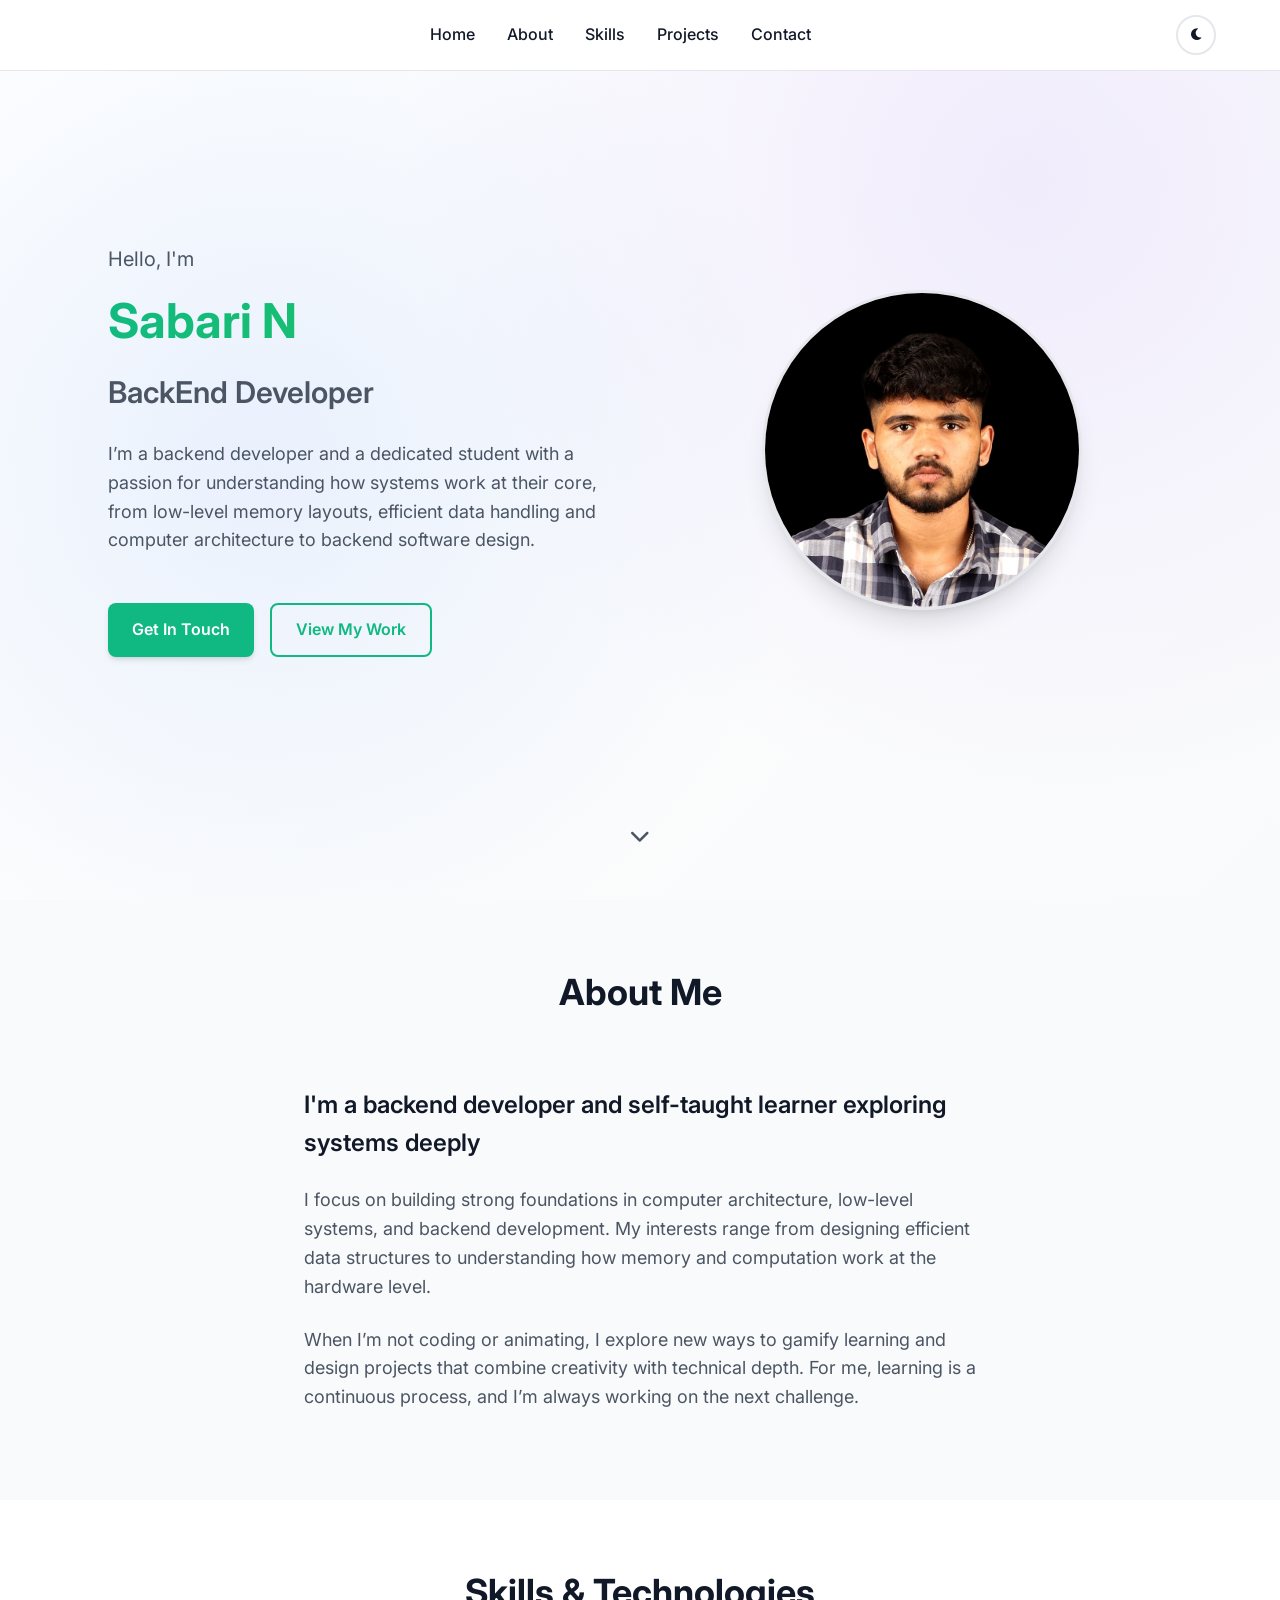
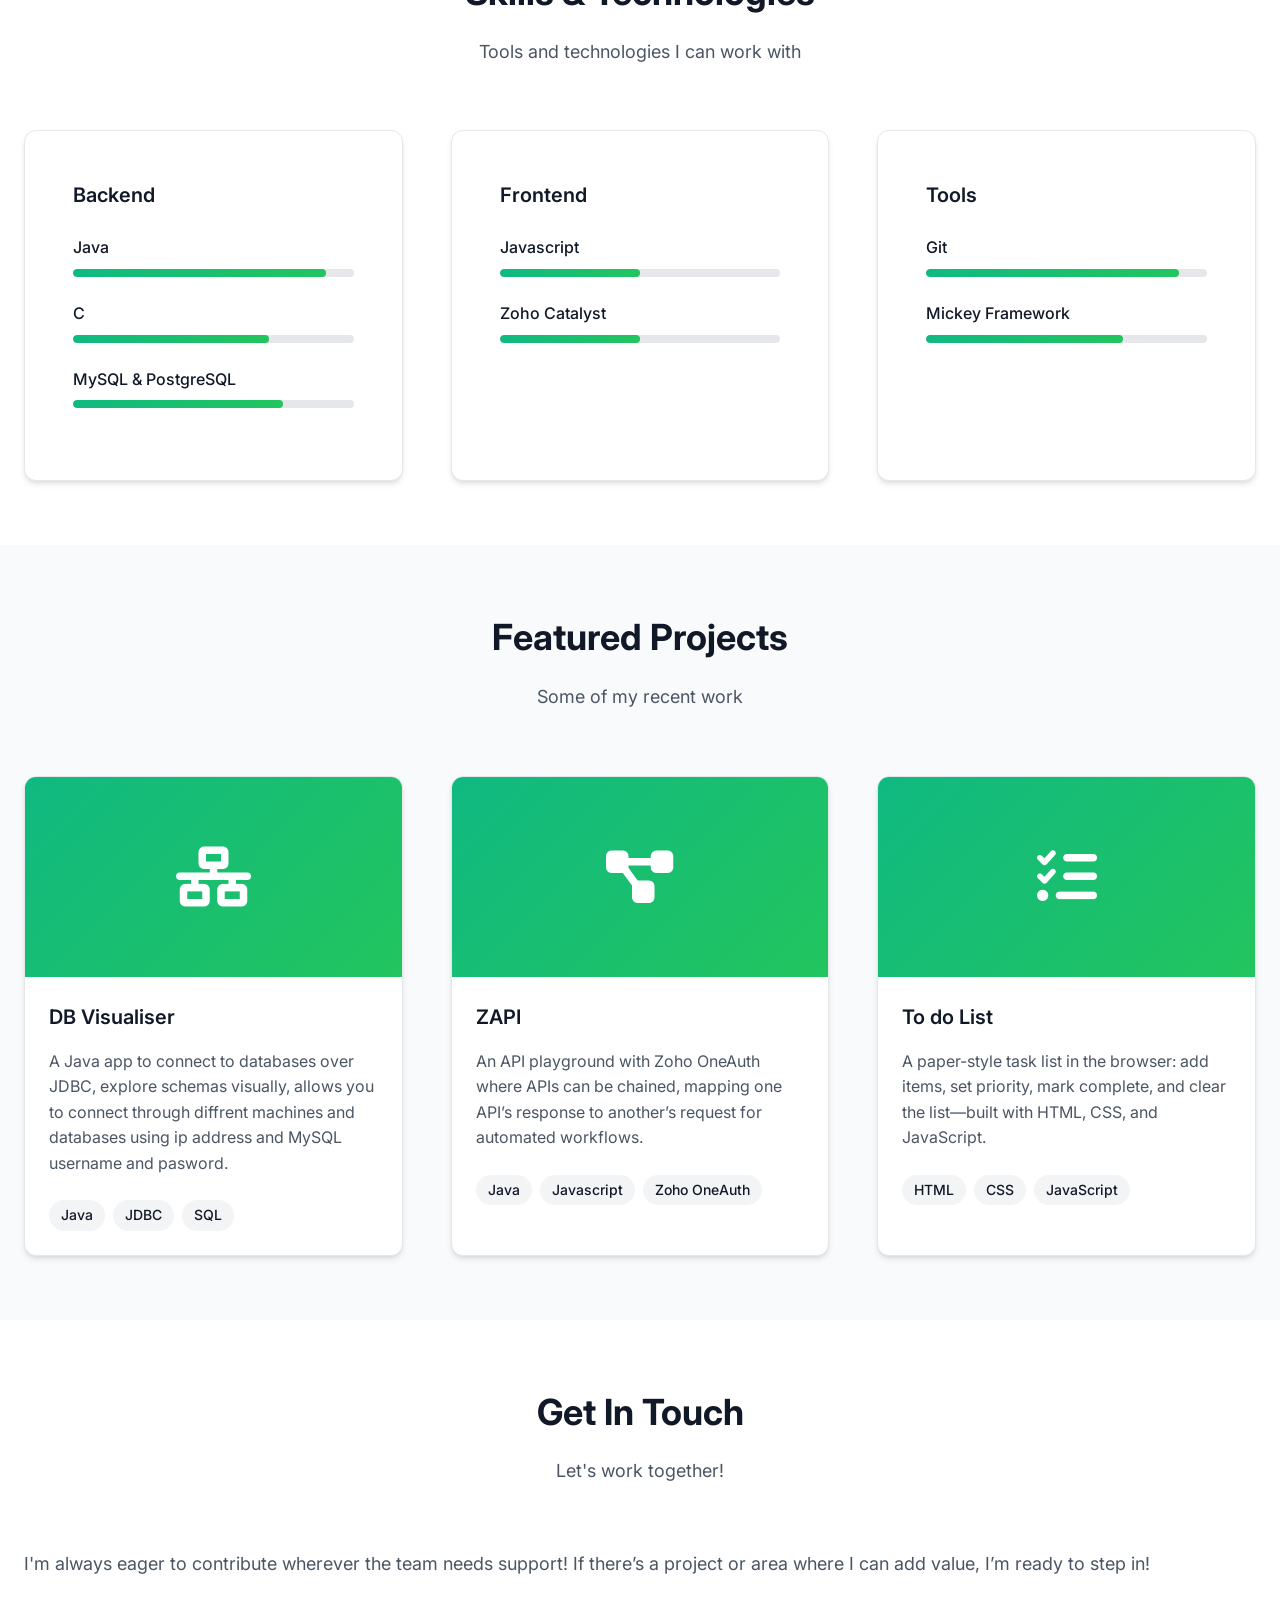
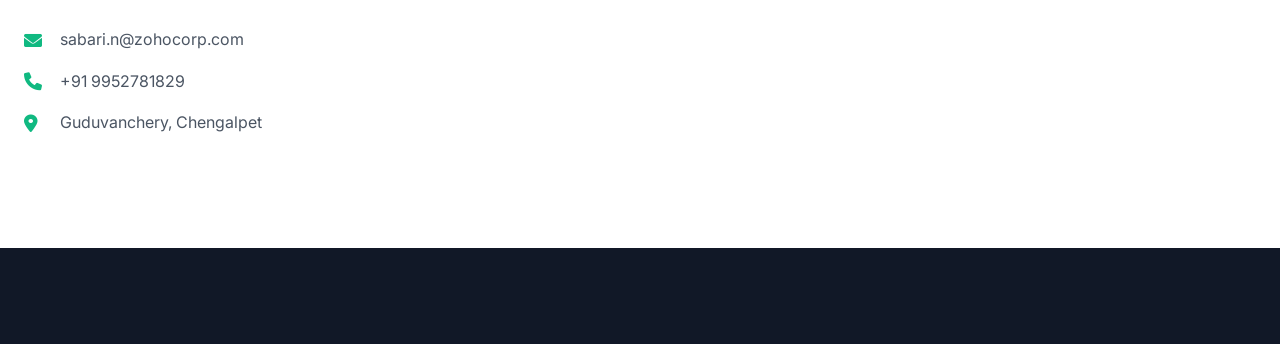
<file: index.html>
<!DOCTYPE html>
<html lang="en">
<head>
    <meta charset="UTF-8">
    <meta name="viewport" content="width=device-width, initial-scale=1.0">
    <title>Sabari - Backend Developer</title>
    <link rel="stylesheet" href="style.css">
    <link href="https://fonts.googleapis.com/css2?family=Inter:wght@300;400;500;600;700&display=swap" rel="stylesheet">
    <link rel="stylesheet" href="https://cdnjs.cloudflare.com/ajax/libs/font-awesome/6.0.0/css/all.min.css">
</head>
<body>
    <!-- Navigation -->
    <nav class="navbar" id="navbar">
        <div class="nav-container">
            <div class="nav-logo">
                <span class="logo-text"></span>
            </div>
            <ul class="nav-menu" id="nav-menu">
                <li class="nav-item">
                    <a href="#home" class="nav-link">Home</a>
                </li>
                <li class="nav-item">
                    <a href="#about" class="nav-link">About</a>
                </li>
                <li class="nav-item">
                    <a href="#skills" class="nav-link">Skills</a>
                </li>
                <li class="nav-item">
                    <a href="#projects" class="nav-link">Projects</a>
                </li>
                <li class="nav-item">
                    <a href="#contact" class="nav-link">Contact</a>
                </li>
            </ul>
            <div class="nav-toggle" id="nav-toggle">
                <span class="bar"></span>
                <span class="bar"></span>
                <span class="bar"></span>
            </div>
            <button class="theme-toggle" id="theme-toggle">
                <i class="fas fa-sun"></i>
            </button>
        </div>
    </nav>

    <!-- Hero Section -->
    <section id="home" class="hero">
        <div class="hero-container">
            <div class="hero-content">
                <h1 class="hero-title">
                    <span class="greeting">Hello, I'm</span>
                    <span class="name">Sabari N</span>
                    <span class="role">BackEnd Developer</span>
                </h1>
                <p class="hero-description">
                    I’m a backend developer and a dedicated student with a passion for understanding how systems work at their core, from low-level memory layouts, efficient data handling and computer architecture to backend software design.
                </p>
                <div class="hero-buttons">
                    <a href="#contact" class="btn btn-primary">Get In Touch</a>
                    <a href="#projects" class="btn btn-secondary">View My Work</a>
                </div>
            </div>
            <div class="hero-image">
                <img src="sabari-photo-2.png" alt="Sabari N" class="hero-photo" width="400" height="400" decoding="async">
            </div>
        </div>
        <div class="scroll-indicator">
            <div class="scroll-arrow">
                <i class="fas fa-chevron-down"></i>
            </div>
        </div>
    </section>

    <!-- About Section -->
    <section id="about" class="about">
        <div class="container">
            <div class="section-header">
                <h2 class="section-title">About Me</h2>
                <!-- <p class="section-subtitle">Get to know me better</p> -->
            </div>
            <div class="about-content">
                <div class="about-text">
                    <h3>I'm a backend developer and self-taught learner exploring systems deeply</h3>
                    <p>
                        I focus on building strong foundations in computer architecture, low-level systems, 
                        and backend development. My interests range from designing efficient data structures 
                        to understanding how memory and computation work at the hardware level.
                    </p>
                    <p>
                        When I’m not coding or animating, I explore new ways to gamify learning and design 
                        projects that combine creativity with technical depth. For me, learning is a 
                        continuous process, and I’m always working on the next challenge.
                    </p>
                </div>
            </div>
        </div>
    </section>

    <!-- Skills Section -->
    <section id="skills" class="skills">
        <div class="container">
            <div class="section-header">
                <h2 class="section-title">Skills & Technologies</h2>
                <p class="section-subtitle">Tools and technologies I can work with</p>
            </div>
            <div class="skills-grid">
                <div class="skill-category">
                    <h3>Backend</h3>
                    <div class="skills-list">
                        <div class="skill-item">
                            <span class="skill-name">Java</span>
                            <div class="skill-bar">
                                <div class="skill-progress" data-progress="90"></div>
                            </div>
                        </div>
                        <div class="skill-item">
                            <span class="skill-name">C</span>
                            <div class="skill-bar">
                                <div class="skill-progress" data-progress="70"></div>
                            </div>
                        </div>
                        <div class="skill-item">
                            <span class="skill-name">MySQL & PostgreSQL</span>
                            <div class="skill-bar">
                                <div class="skill-progress" data-progress="75"></div>
                            </div>
                        </div>
                    </div>
                </div>
                <div class="skill-category">
                    <h3>Frontend</h3>
                    <div class="skills-list">
                        <div class="skill-item">
                            <span class="skill-name">Javascript</span>
                            <div class="skill-bar">
                                <div class="skill-progress" data-progress="50"></div>
                            </div>
                        </div>
                        <div class="skill-item">
                            <span class="skill-name">Zoho Catalyst</span>
                            <div class="skill-bar">
                                <div class="skill-progress" data-progress="50"></div>
                            </div>
                        </div>
                        <!-- <div class="skill-item">
                            <span class="skill-name">Swift</span>
                            <div class="skill-bar">
                                <div class="skill-progress" data-progress="60"></div>
                            </div>
                        </div> -->
                    </div>
                </div>
                <div class="skill-category">
                    <h3>Tools</h3>
                    <div class="skills-list">
                        <div class="skill-item">
                            <span class="skill-name">Git</span>
                            <div class="skill-bar">
                                <div class="skill-progress" data-progress="90"></div>
                            </div>
                        </div>
                        <!-- <div class="skill-item">
                            <span class="skill-name">Google Skia(C++)</span>
                            <div class="skill-bar">
                                <div class="skill-progress" data-progress="80"></div>
                            </div>
                        </div> -->
                        <div class="skill-item">
                            <span class="skill-name">Mickey Framework</span>
                            <div class="skill-bar">
                                <div class="skill-progress" data-progress="70"></div>
                            </div>
                        </div>
                    </div>
                </div>
            </div>
        </div>
    </section>

    <!-- Projects Section -->
    <section id="projects" class="projects">
        <div class="container">
            <div class="section-header">
                <h2 class="section-title">Featured Projects</h2>
                <p class="section-subtitle">Some of my recent work</p>
            </div>
            <div class="projects-grid">
                <div class="project-card" data-project="1">
                    <div class="project-image">
                        <div class="project-placeholder">
                            <i class="fas fa-network-wired" aria-hidden="true"></i>
                        </div>
                        <div class="project-overlay">
                            <button type="button" class="btn btn-primary btn-sm project-btn">View Details</button>
                        </div>
                    </div>
                    <div class="project-content">
                        <h3 class="project-title">DB Visualiser</h3>
                        <p class="project-description">
                            A Java app to connect to databases over JDBC, explore schemas visually, allows you to connect through diffrent machines and databases using ip address and MySQL username and pasword.
                        </p>
                        <div class="project-tech">
                            <span class="tech-tag">Java</span>
                            <span class="tech-tag">JDBC</span>
                            <span class="tech-tag">SQL</span>
                        </div>
                    </div>
                </div>
                
                <div class="project-card" data-project="2">
                    <div class="project-image">
                        <div class="project-placeholder">
                            <i class="fa-solid fa-diagram-project" aria-hidden="true"></i>
                        </div>
                        <div class="project-overlay">
                            <button class="btn btn-primary btn-sm project-btn">View Details</button>
                        </div>
                    </div>
                    <div class="project-content">
                        <h3 class="project-title">ZAPI</h3>
                        <p class="project-description">
                            An API playground with Zoho OneAuth where APIs can be chained, mapping one API’s response to another’s request for automated workflows.
                        </p>
                        <div class="project-tech">
                            <span class="tech-tag">Java</span>
                            <span class="tech-tag">Javascript</span>
                            <span class="tech-tag">Zoho OneAuth</span>
                        </div>
                    </div>
                </div>
                <div class="project-card" data-project="3">
                    <div class="project-image">
                        <div class="project-placeholder">
                            <i class="fa-solid fa-list-check"></i>
                        </div>
                        <div class="project-overlay">
                            <button class="btn btn-primary btn-sm project-btn">View Details</button>
                        </div>
                    </div>
                    <div class="project-content">
                        <h3 class="project-title">To do List</h3>
                        <p class="project-description">
                            A paper-style task list in the browser: add items, set priority, mark complete, and clear the list—built with HTML, CSS, and JavaScript.
                        </p>
                        <div class="project-tech">
                            <span class="tech-tag">HTML</span>
                            <span class="tech-tag">CSS</span>
                            <span class="tech-tag">JavaScript</span>
                        </div>
                    </div>
                </div>
            </div>
        </div>
    </section>
    <!-- Contact Section -->
    <section id="contact" class="contact">
        <div class="container">
            <div class="section-header">
                <h2 class="section-title">Get In Touch</h2>
                <p class="section-subtitle">Let's work together!</p>
            </div>
            <div class="contact-content">
                <div class="contact-info">
                    <p>
                        I'm always eager to contribute wherever the team needs support! If there’s a project or area where I can add value, I’m ready to step in!
                    </p>
                    <div class="contact-methods">
                        <div class="contact-method">
                            <i class="fas fa-envelope"></i>
                            <span>sabari.n@zohocorp.com</span>
                        </div>
                        <div class="contact-method">
                            <i class="fas fa-phone"></i>
                            <span>+91 9952781829</span>
                        </div>
                        <div class="contact-method">
                            <i class="fas fa-map-marker-alt"></i>
                            <span>Guduvanchery, Chengalpet</span>
                        </div>
                    </div>
                </div>
                <!-- <form class="contact-form" id="contact-form">
                    <div class="form-group">
                        <input type="text" id="name" name="name" required>
                        <label for="name">Your Name</label>
                    </div>
                    <div class="form-group">
                        <input type="email" id="email" name="email" required>
                        <label for="email">Your Email</label>
                    </div>
                    <div class="form-group">
                        <input type="text" id="subject" name="subject" required>
                        <label for="subject">Subject</label>
                    </div>
                    <div class="form-group">
                        <textarea id="message" name="message" required></textarea>
                        <label for="message">Your Message</label>
                    </div>
                    <button type="submit" class="btn btn-primary btn-full">Send Message</button>
                </form> -->
            </div>
        </div>
    </section>

    <!-- Footer -->
    <footer class="footer">
        <div class="container">
            
        </div>
    </footer>

    <!-- Project Modal -->
    <div class="modal" id="project-modal">
        <div class="modal-overlay" id="modal-overlay"></div>
        <div class="modal-content">
            <button class="modal-close" id="modal-close">&times;</button>
            <div class="modal-body" id="modal-body">
                <!-- Dynamic content will be inserted here -->
            </div>
        </div>
    </div>

    <script src="script.js"></script>
</body>
</html>
</file>
<file: style.css>
/* CSS Reset and Base Styles */
* {
    margin: 0;
    padding: 0;
    box-sizing: border-box;
}

:root {
    /* Colors */
    --primary-color: #10B981;
    --secondary-color: #22C55E;
    --accent-color: #3B82F6;
    --success-color: #8B5CF6;
    --warning-color: #F59E0B;
    --error-color: #EF4444;
    
    /* Neutral Colors */
    --gray-50: #F9FAFB;
    --gray-100: #F3F4F6;
    --gray-200: #E5E7EB;
    --gray-300: #D1D5DB;    
    --gray-400: #9CA3AF;
    --gray-500: #6B7280;
    --gray-600: #4B5563;
    --gray-700: #374151;
    --gray-800: #1F2937;
    --gray-900: #111827;
    
    /* Theme Colors */
    --bg-primary: #FFFFFF;
    --bg-secondary: var(--gray-50);
    --text-primary: var(--gray-900);
    --text-secondary: var(--gray-600);
    --border-color: var(--gray-200);
    
    /* Spacing */
    --spacing-xs: 4px;
    --spacing-sm: 8px;
    --spacing-md: 16px;
    --spacing-lg: 24px;
    --spacing-xl: 32px;
    --spacing-2xl: 48px;
    --spacing-3xl: 64px;
    --spacing-10xl: 200px;
    
    /* Typography */
    --font-family: 'Inter', -apple-system, BlinkMacSystemFont, 'Segoe UI', Roboto, sans-serif;
    --font-size-xs: 12px;
    --font-size-sm: 14px;
    --font-size-base: 16px;
    --font-size-lg: 18px;
    --font-size-xl: 20px;
    --font-size-2xl: 24px;
    --font-size-3xl: 30px;
    --font-size-4xl: 36px;
    --font-size-5xl: 48px;
    
    /* Transitions */
    --transition-fast: 0.2s ease;
    --transition-medium: 0.3s ease;
    --transition-slow: 0.5s ease;
    
    /* Shadows */
    --shadow-sm: 0 1px 2px 0 rgb(0 0 0 / 0.05);
    --shadow-md: 0 4px 6px -1px rgb(0 0 0 / 0.1), 0 2px 4px -2px rgb(0 0 0 / 0.1);
    --shadow-lg: 0 10px 15px -3px rgb(0 0 0 / 0.1), 0 4px 6px -4px rgb(0 0 0 / 0.1);
    --shadow-xl: 0 20px 25px -5px rgb(0 0 0 / 0.1), 0 8px 10px -6px rgb(0 0 0 / 0.1);
    
    /* Border Radius */
    --radius-sm: 6px;
    --radius-md: 8px;
    --radius-lg: 12px;
    --radius-xl: 16px;
    --radius-full: 9999px;
}

/* Dark Theme */
[data-theme="dark"] {
    --bg-primary: var(--gray-900);
    --bg-secondary: var(--gray-800);
    --text-primary: var(--gray-100);
    --text-secondary: var(--gray-400);
    --border-color: var(--gray-700);
}

html {
    scroll-behavior: smooth;
}

body {
    font-family: var(--font-family);
    font-size: var(--font-size-base);
    line-height: 1.6;
    color: var(--text-primary);
    background-color: var(--bg-primary);
    transition: background-color var(--transition-medium), color var(--transition-medium);
}

.container {
    max-width: 1400px;
    margin: 0 auto;
    padding: 0 var(--spacing-lg);
}

/* Navigation */
.navbar {
    position: fixed;
    top: 0;
    left: 0;
    right: 0;
    z-index: 1000;
    background: rgba(255, 255, 255, 0.95);
    backdrop-filter: blur(10px);
    border-bottom: 1px solid var(--border-color);
    transition: all var(--transition-medium);
}

[data-theme="dark"] .navbar {
    background: rgba(17, 24, 39, 0.95);
}

.nav-container {
    max-width: 1200px;
    margin: 0 auto;
    padding: 0 var(--spacing-lg);
    display: flex;
    align-items: center;
    justify-content: space-between;
    height: 70px;
}

.nav-logo {
    display: flex;
    align-items: center;
}

.logo-text {
    font-size: var(--font-size-2xl);
    font-weight: 700;
    color: var(--primary-color);
}

.nav-menu {
    display: flex;
    list-style: none;
    align-items: center;
    gap: var(--spacing-xl);
}

.nav-link {
    text-decoration: none;
    color: var(--text-primary);
    font-weight: 500;
    transition: color var(--transition-fast);
    position: relative;
}

.nav-link::after {
    content: '';
    position: absolute;
    bottom: -4px;
    left: 0;
    width: 0;
    height: 2px;
    background-color: var(--primary-color);
    transition: width var(--transition-fast);
}

.nav-link:hover::after {
    width: 100%;
}

.nav-link:hover {
    color: var(--primary-color);
}

.nav-toggle {
    display: none;
    flex-direction: column;
    cursor: pointer;
    gap: 4px;
}

.nav-toggle .bar {
    width: 25px;
    height: 3px;
    background-color: var(--text-primary);
    transition: all var(--transition-fast);
}

.theme-toggle {
    background: none;
    border: 2px solid var(--border-color);
    border-radius: var(--radius-full);
    width: 40px;
    height: 40px;
    display: flex;
    align-items: center;
    justify-content: center;
    cursor: pointer;
    color: var(--text-primary);
    transition: all var(--transition-fast);
}

.theme-toggle:hover {
    border-color: var(--primary-color);
    color: var(--primary-color);
}

/* Hero Section */
.hero {
    min-height: 100vh;
    display: flex;
    align-items: center;
    background: linear-gradient(135deg, var(--bg-primary) 0%, var(--bg-secondary) 100%);
    position: relative;
    overflow: hidden;
}

.hero::before {
    content: '';
    position: absolute;
    top: 0;
    left: 0;
    right: 0;
    bottom: 0;
    background: radial-gradient(circle at 20% 50%, rgba(59, 130, 246, 0.1) 0%, transparent 50%),
                radial-gradient(circle at 80% 20%, rgba(139, 92, 246, 0.1) 0%, transparent 50%);
    pointer-events: none;
}

.hero-container {
    max-width: 1200px;
    margin: 0 auto;
    padding: 0 var(--spacing-lg);
    display: grid;
    grid-template-columns: 1fr 1fr;
    gap: var(--spacing-3xl);
    align-items: center;
}

.hero-content {
    z-index: 1;
}

.hero-title {
    margin-bottom: var(--spacing-lg);
}

.greeting {
    display: block;
    font-size: var(--font-size-xl);
    font-weight: 400;
    color: var(--text-secondary);
    margin-bottom: var(--spacing-sm);
}

.name {
    display: block;
    font-size: var(--font-size-5xl);
    font-weight: 700;
    color: var(--text-primary);
    margin-bottom: var(--spacing-sm);
    background: linear-gradient(135deg, var(--primary-color), var(--secondary-color));
    -webkit-background-clip: text;
    background-clip: text;
    -webkit-text-fill-color: transparent;
}

.role {
    display: block;
    font-size: var(--font-size-3xl);
    font-weight: 600;
    color: var(--text-secondary);
}

.hero-description {
    font-size: var(--font-size-lg);
    color: var(--text-secondary);
    margin-bottom: var(--spacing-2xl);
    max-width: 500px;
}

.hero-buttons {
    display: flex;
    gap: var(--spacing-md);
    flex-wrap: wrap;
}

.hero-image {
    display: flex;
    justify-content: center;
    align-items: center;
    z-index: 1;
}

.hero-photo {
    width: min(100%, 320px);
    aspect-ratio: 1;
    height: auto;
    object-fit: cover;
    border-radius: var(--radius-full);
    box-shadow: var(--shadow-xl);
    border: 3px solid var(--border-color);
}

.scroll-indicator {
    position: absolute;
    bottom: var(--spacing-2xl);
    left: 50%;
    transform: translateX(-50%);
    z-index: 1;
}

.scroll-arrow {
    animation: bounce 2s infinite;
    color: var(--text-secondary);
    font-size: var(--font-size-xl);
}

@keyframes bounce {
    0%, 20%, 50%, 80%, 100% {
        transform: translateY(0);
    }
    40% {
        transform: translateY(-10px);
    }
    60% {
        transform: translateY(-5px);
    }
}

/* Buttons */
.btn {
    display: inline-flex;
    align-items: center;
    justify-content: center;
    padding: 12px 24px;
    border-radius: var(--radius-md);
    font-weight: 600;
    text-decoration: none;
    border: none;
    cursor: pointer;
    transition: all var(--transition-fast);
    font-size: var(--font-size-base);
    white-space: nowrap;
}

.btn-primary {
    background-color: var(--primary-color);
    color: white;
    box-shadow: var(--shadow-md);
}

.btn-primary:hover {
    background-color: #2563EB;
    transform: translateY(-2px);
    box-shadow: var(--shadow-lg);
}

.btn-secondary {
    background-color: transparent;
    color: var(--primary-color);
    border: 2px solid var(--primary-color);
}

.btn-secondary:hover {
    background-color: var(--primary-color);
    color: white;
}

.btn-sm {
    padding: 8px 16px;
    font-size: var(--font-size-sm);
}

.btn-full {
    width: 100%;
}

/* Section Styles */
section {
    padding: var(--spacing-3xl) 0;
}

.section-header {
    text-align: center;
    margin-bottom: var(--spacing-3xl);
}

.section-title {
    font-size: var(--font-size-4xl);
    font-weight: 700;
    margin-bottom: var(--spacing-md);
    color: var(--text-primary);
}

.section-subtitle {
    font-size: var(--font-size-lg);
    color: var(--text-secondary);
}

/* About Section */
.about {
    background-color: var(--bg-secondary);
}

.about-content {
    max-width: 720px;
    margin: 0 auto;
    padding: 0 var(--spacing-lg);
}

.about-text h3 {
    font-size: var(--font-size-2xl);
    font-weight: 600;
    margin-bottom: var(--spacing-lg);
    color: var(--text-primary);
}

.about-text p {
    margin-bottom: var(--spacing-lg);
    color: var(--text-secondary);
    font-size: var(--font-size-lg);
}

.about-stats {
    display: flex;
    gap: var(--spacing-2xl);
    margin-top: var(--spacing-2xl);
}

.stat {
    text-align: center;
}

.stat-number {
    display: block;
    font-size: var(--font-size-3xl);
    font-weight: 700;
    color: var(--primary-color);
}

.stat-label {
    font-size: var(--font-size-sm);
    color: var(--text-secondary);
    font-weight: 500;
}

/* Skills Section */
.skills-grid {
    display: grid;
    grid-template-columns: repeat(auto-fit, minmax(250px, 1fr));
    gap: var(--spacing-2xl);
}

.skill-category {
    background: var(--bg-primary);
    padding: var(--spacing-2xl);
    border-radius: var(--radius-lg);
    box-shadow: var(--shadow-md);
    border: 1px solid var(--border-color);
}

.skill-category h3 {
    font-size: var(--font-size-xl);
    font-weight: 600;
    margin-bottom: var(--spacing-lg);
    color: var(--text-primary);
}

.skill-item {
    margin-bottom: var(--spacing-lg);
}

.skill-name {
    display: block;
    margin-bottom: var(--spacing-sm);
    font-weight: 500;
    color: var(--text-primary);
}

.skill-bar {
    height: 8px;
    background-color: var(--gray-200);
    border-radius: var(--radius-full);
    overflow: hidden;
}

.skill-progress {
    height: 100%;
    background: linear-gradient(90deg, var(--primary-color), var(--secondary-color));
    border-radius: var(--radius-full);
    width: 0%;
    transition: width 1s ease-in-out;
}

/* Projects Section */
.projects {
    background-color: var(--bg-secondary);
}

.projects-grid {
    display: grid;
    grid-template-columns: repeat(auto-fit, minmax(250px, 1fr));
    gap: var(--spacing-2xl);
}

.project-card {
    background: var(--bg-primary);
    border-radius: var(--radius-lg);
    overflow: hidden;
    box-shadow: var(--shadow-md);
    border: 1px solid var(--border-color);
    transition: transform var(--transition-medium), box-shadow var(--transition-medium);
    cursor: pointer;
}

.project-card:hover {
    transform: translateY(-8px);
    box-shadow: var(--shadow-xl);
}

.project-image {
    position: relative;
    height: 200px;
    overflow: hidden;
}

.project-placeholder {
    width: 100%;
    height: 100%;
    background: linear-gradient(135deg, var(--primary-color), var(--secondary-color));
    display: flex;
    align-items: center;
    justify-content: center;
    font-size: 60px;
    color: white;
}

.project-overlay {
    position: absolute;
    top: 0;
    left: 0;
    right: 0;
    bottom: 0;
    background: rgba(0, 0, 0, 0.8);
    display: flex;
    align-items: center;
    justify-content: center;
    opacity: 0;
    transition: opacity var(--transition-medium);
}

.project-card:hover .project-overlay {
    opacity: 1;
}

.project-content {
    padding: var(--spacing-lg);
}

.project-title {
    font-size: var(--font-size-xl);
    font-weight: 600;
    margin-bottom: var(--spacing-md);
    color: var(--text-primary);
}

.project-description {
    color: var(--text-secondary);
    margin-bottom: var(--spacing-lg);
}

.project-tech {
    display: flex;
    gap: var(--spacing-sm);
    flex-wrap: wrap;
}

.tech-tag {
    background-color: var(--gray-100);
    color: var(--text-primary);
    padding: 4px 12px;
    border-radius: var(--radius-full);
    font-size: var(--font-size-sm);
    font-weight: 500;
}

[data-theme="dark"] .tech-tag {
    background-color: var(--gray-700);
}

/* Contact Section */
.contact-content {
    display: flex;
    /* grid-template-columns: 1fr 1fr; */
    /* gap: var(--spacing-3xl); */
}

.contact-info h3 {
    font-size: var(--font-size-2xl);
    font-weight: 600;
    margin-bottom: var(--spacing-lg);
    color: var(--text-primary);
}

.contact-info p {
    color: var(--text-secondary);
    margin-bottom: var(--spacing-2xl);
    font-size: var(--font-size-lg);
}

.contact-methods {
    margin-bottom: var(--spacing-2xl);
}

.contact-method {
    display: flex;
    align-items: center;
    gap: var(--spacing-md);
    margin-bottom: var(--spacing-md);
    color: var(--text-secondary);
}

.contact-method i {
    color: var(--primary-color);
    font-size: var(--font-size-lg);
    width: 20px;
}

.social-links {
    display: flex;
    gap: var(--spacing-md);
}

.social-link {
    display: flex;
    align-items: center;
    justify-content: center;
    width: 40px;
    height: 40px;
    border-radius: var(--radius-full);
    background-color: var(--gray-100);
    color: var(--text-secondary);
    text-decoration: none;
    transition: all var(--transition-fast);
}

.social-link:hover {
    background-color: var(--primary-color);
    color: white;
    transform: translateY(-2px);
}

[data-theme="dark"] .social-link {
    background-color: var(--gray-700);
}

/* Contact Form */
.contact-form {
    background: var(--bg-primary);
    padding: var(--spacing-2xl);
    border-radius: var(--radius-lg);
    box-shadow: var(--shadow-lg);
    border: 1px solid var(--border-color);
}

.form-group {
    position: relative;
    margin-bottom: var(--spacing-lg);
}

.form-group input,
.form-group textarea {
    width: 100%;
    padding: 16px 16px 16px 16px;
    border: 2px solid var(--border-color);
    border-radius: var(--radius-md);
    font-size: var(--font-size-base);
    background-color: var(--bg-primary);
    color: var(--text-primary);
    transition: border-color var(--transition-fast);
    resize: vertical;
}

.form-group textarea {
    height: 120px;
}

.form-group input:focus,
.form-group textarea:focus {
    outline: none;
    border-color: var(--primary-color);
}

.form-group input:focus + label,
.form-group textarea:focus + label,
.form-group input:not(:placeholder-shown) + label,
.form-group textarea:not(:placeholder-shown) + label {
    transform: translateY(-28px);
    font-size: var(--font-size-sm);
    color: var(--primary-color);
}

.form-group label {
    position: absolute;
    left: 16px;
    top: 16px;
    color: var(--text-secondary);
    font-size: var(--font-size-base);
    pointer-events: none;
    transition: all var(--transition-fast);
    background-color: var(--bg-primary);
    padding: 0 4px;
}

/* Footer */
.footer {
    background-color: var(--gray-900);
    color: var(--gray-400);
    text-align: center;
    padding: var(--spacing-2xl) 0;
}

/* Modal */
.modal {
    position: fixed;
    top: 0;
    left: 0;
    width: 100%;
    height: 100%;
    z-index: 2000;
    display: flex;
    align-items: center;
    justify-content: center;
    opacity: 0;
    visibility: hidden;
    transition: all var(--transition-medium);
}

.modal.active {
    opacity: 1;
    visibility: visible;
}

.modal-overlay {
    position: absolute;
    top: 0;
    left: 0;
    width: 100%;
    height: 100%;
    background: rgba(0, 0, 0, 0.8);
    backdrop-filter: blur(5px);
}

.modal-content {
    position: relative;
    background: var(--bg-primary);
    border-radius: var(--radius-lg);
    max-width: 600px;
    width: 90%;
    max-height: 80vh;
    overflow-y: auto;
    box-shadow: var(--shadow-xl);
    transform: scale(0.9);
    transition: transform var(--transition-medium);
}

.modal.active .modal-content {
    transform: scale(1);
}

.modal-close {
    position: absolute;
    top: var(--spacing-md);
    right: var(--spacing-md);
    background: none;
    border: none;
    font-size: var(--font-size-2xl);
    cursor: pointer;
    color: var(--text-secondary);
    z-index: 1;
}

.modal-body {
    padding: var(--spacing-2xl);
}

/* Responsive Design */
@media (max-width: 768px) {
    .nav-menu {
        position: fixed;
        left: -100%;
        top: 70px;
        flex-direction: column;
        background-color: var(--bg-primary);
        width: 100%;
        text-align: center;
        transition: 0.3s;
        box-shadow: var(--shadow-lg);
        padding: var(--spacing-lg) 0;
        border-top: 1px solid var(--border-color);
    }

    .nav-menu.active {
        left: 0;
    }

    .nav-toggle {
        display: flex;
    }

    .nav-toggle.active .bar:nth-child(2) {
        opacity: 0;
    }

    .nav-toggle.active .bar:nth-child(1) {
        transform: translateY(7px) rotate(45deg);
    }

    .nav-toggle.active .bar:nth-child(3) {
        transform: translateY(-7px) rotate(-45deg);
    }

    .hero-container {
        grid-template-columns: 1fr;
        text-align: center;
        gap: var(--spacing-2xl);
    }

    .hero-image {
        order: -1;
    }

    .hero-photo {
        width: min(220px, 70vw);
    }

    .name {
        font-size: var(--font-size-4xl);
    }

    .role {
        font-size: var(--font-size-2xl);
    }

    .about-content {
        text-align: center;
    }

    .about-stats {
        justify-content: center;
    }

    .contact-content {
        grid-template-columns: 1fr;
    }

    .section-title {
        font-size: var(--font-size-3xl);
    }

    .container {
        padding: 0 var(--spacing-md);
    }

    .hero-buttons {
        justify-content: center;
    }
}

@media (max-width: 480px) {
    .hero-buttons {
        flex-direction: column;
        align-items: center;
    }

    .btn {
        width: 100%;
        max-width: 280px;
    }

    .about-stats {
        flex-direction: column;
        gap: var(--spacing-lg);
    }

    .projects-grid {
        grid-template-columns: 1fr;
    }

    .skills-grid {
        grid-template-columns: 1fr;
    }
}

/* Animations */
@keyframes fadeInUp {
    from {
        opacity: 0;
        transform: translateY(30px);
    }
    to {
        opacity: 1;
        transform: translateY(0);
    }
}

.fade-in-up {
    animation: fadeInUp 0.8s ease-out forwards;
}

/* Utility Classes */
.text-center {
    text-align: center;
}

.mb-0 {
    margin-bottom: 0 !important;
}

.mt-auto {
    margin-top: auto;
}

.d-none {
    display: none;
}

.d-block {
    display: block;
}
</file>
